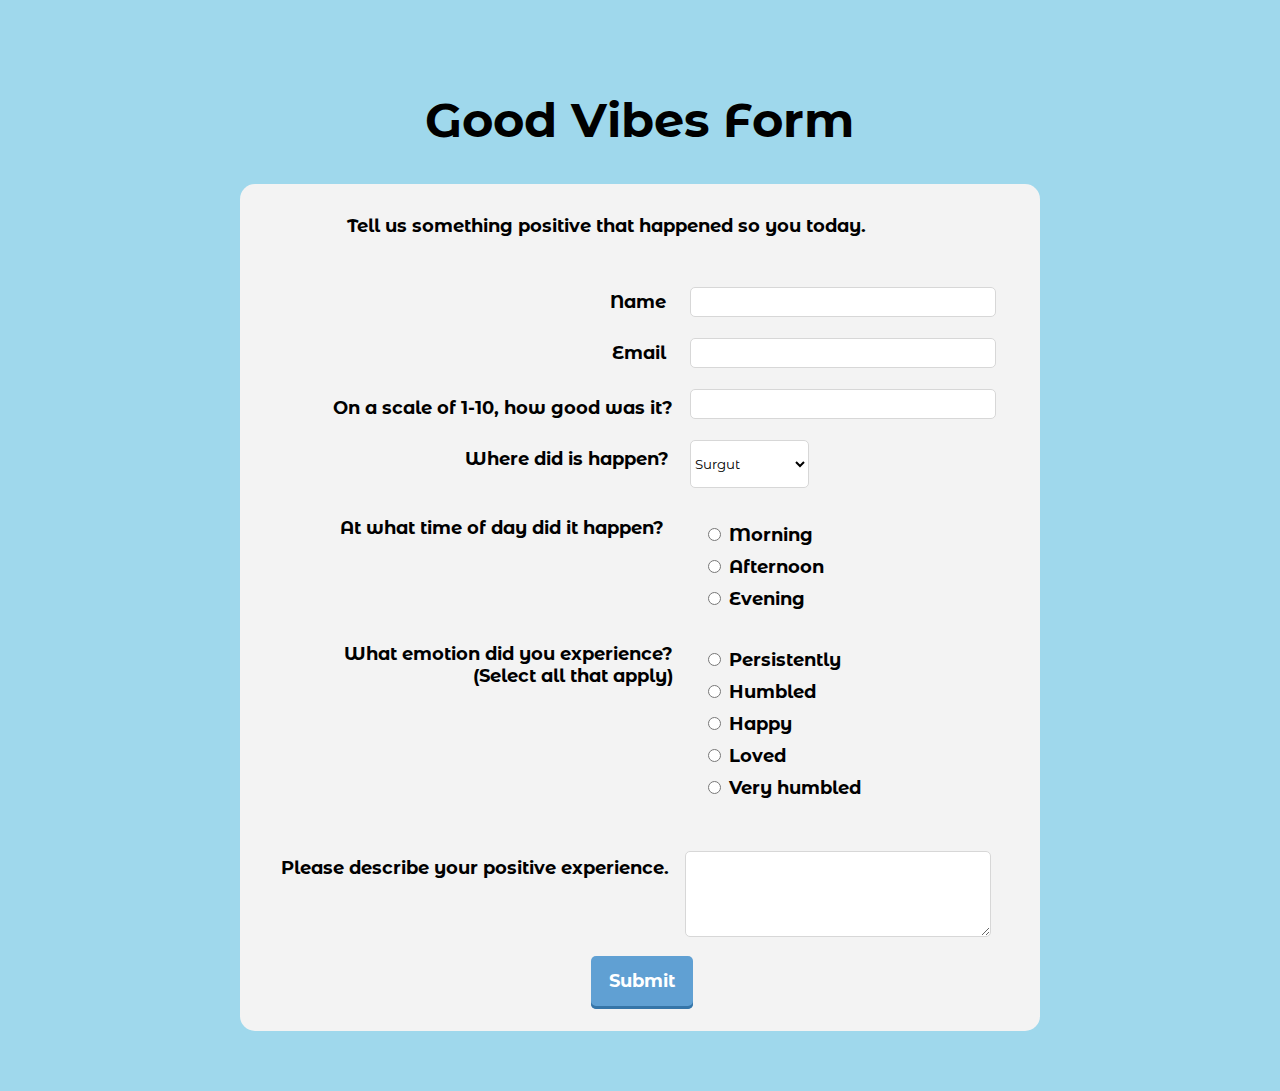
<file: Семинар 1-2/Форма(ласт задание)/Index.html>
<!DOCTYPE html>
<html lang="en">
<head>
    <meta charset="UTF-8">
    <link rel="stylesheet" href="style/style.css">
    <meta http-equiv="X-UA-Compatible" content="IE=edge">
    <meta name="viewport" content="width=device-width, initial-scale=1.0">
    <link rel="preconnect" href="https://fonts.googleapis.com">
    <link rel="preconnect" href="https://fonts.gstatic.com" crossorigin>
    <link href="https://fonts.googleapis.com/css2?family=Montserrat+Alternates:wght@700&display=swap" rel="stylesheet"> 
    <title>Form</title>
</head>
<body>
    <div class="main-form-text">
        Good Vibes Form
    </div>
    <div class="form-table">
        <div class="text-non">Tell us something positive that happened so you today.</div>
        <div class="line-name">
            <div class="name">Name</div>
            <input class="input-name" name="guruweba_example_text" type="text" />
        </div>
        <div class="line-email">
            <div class="email">Email</div>
            <input class="input-email" name="guruweba_example_email" type="email" />
        </div>
        <div class="line-scale">
            <div class="scale">On a scale of 1-10, how good was it?</div>
            <input class="input-scale" name="guruweba_example_text" type="number" />
        </div>
        <div class="line-happen">
            <div class="happen">Where did is happen?</div>
            <select name="city" class="city">
                <option value="s1">Surgut</option>
                <option value="s2">Makhachkala</option>
                <option value="s3">London</option>
                <option value="s3">Moscow</option>
            </select> 
        </div>
        <div class="line-time">
            <div class="time">At what time of day did it happen?</div>
            <div class="input-time">
                <input id="radio_1" name="radio" type="radio" value="1" class='radio'/>
                <label for="radio_1">Morning</label><br />
                <input id="radio_2" name="radio" type="radio" value="2" class='radio' />
                <label for="radio_2">Afternoon</label><br />
                <input id="radio_3" name="radio" type="radio" value="3" class='radio'/>
                <label for="radio_3">Evening</label>
            </div>
        
        </div>
        <div class="line-emotion">
            <div class="emotion">What emotion did you experience?<br>(Select all that apply)</div>
            <div class="input-emote">
                <input id="radio_1" name="radio1" type="radio" value="1" class='radio'/>
                <label for="radio_1">Persistently</label><br />
                <input id="radio_2" name="gradio2" type="radio" value="2" class='radio' />
                <label for="radio_2">Humbled</label><br />
                <input id="radio_3" name="radio3" type="radio" value="3" class='radio'/>
                <label for="radio_3">Happy</label>
                <br><input id="radio_4" name="radio4" type="radio" value="4" class='radio'/>
                <label for="radio_4">Loved</label>
                <br><input id="radio_5" name="radio5" type="radio" value="5" class='radio5'/>
                <label for="radio_5">Very humbled</label>
            </div>
        </div>
        <div class="line-exp">
            <div class="exp">Please describe your positive experience.</div>
            <textarea class='text-exp'></textarea>
        </div>
        <div class="line-submit">
            <a href="#" class="button">Submit</a>
        </div>
    </div>



</body>
</html>
</file>
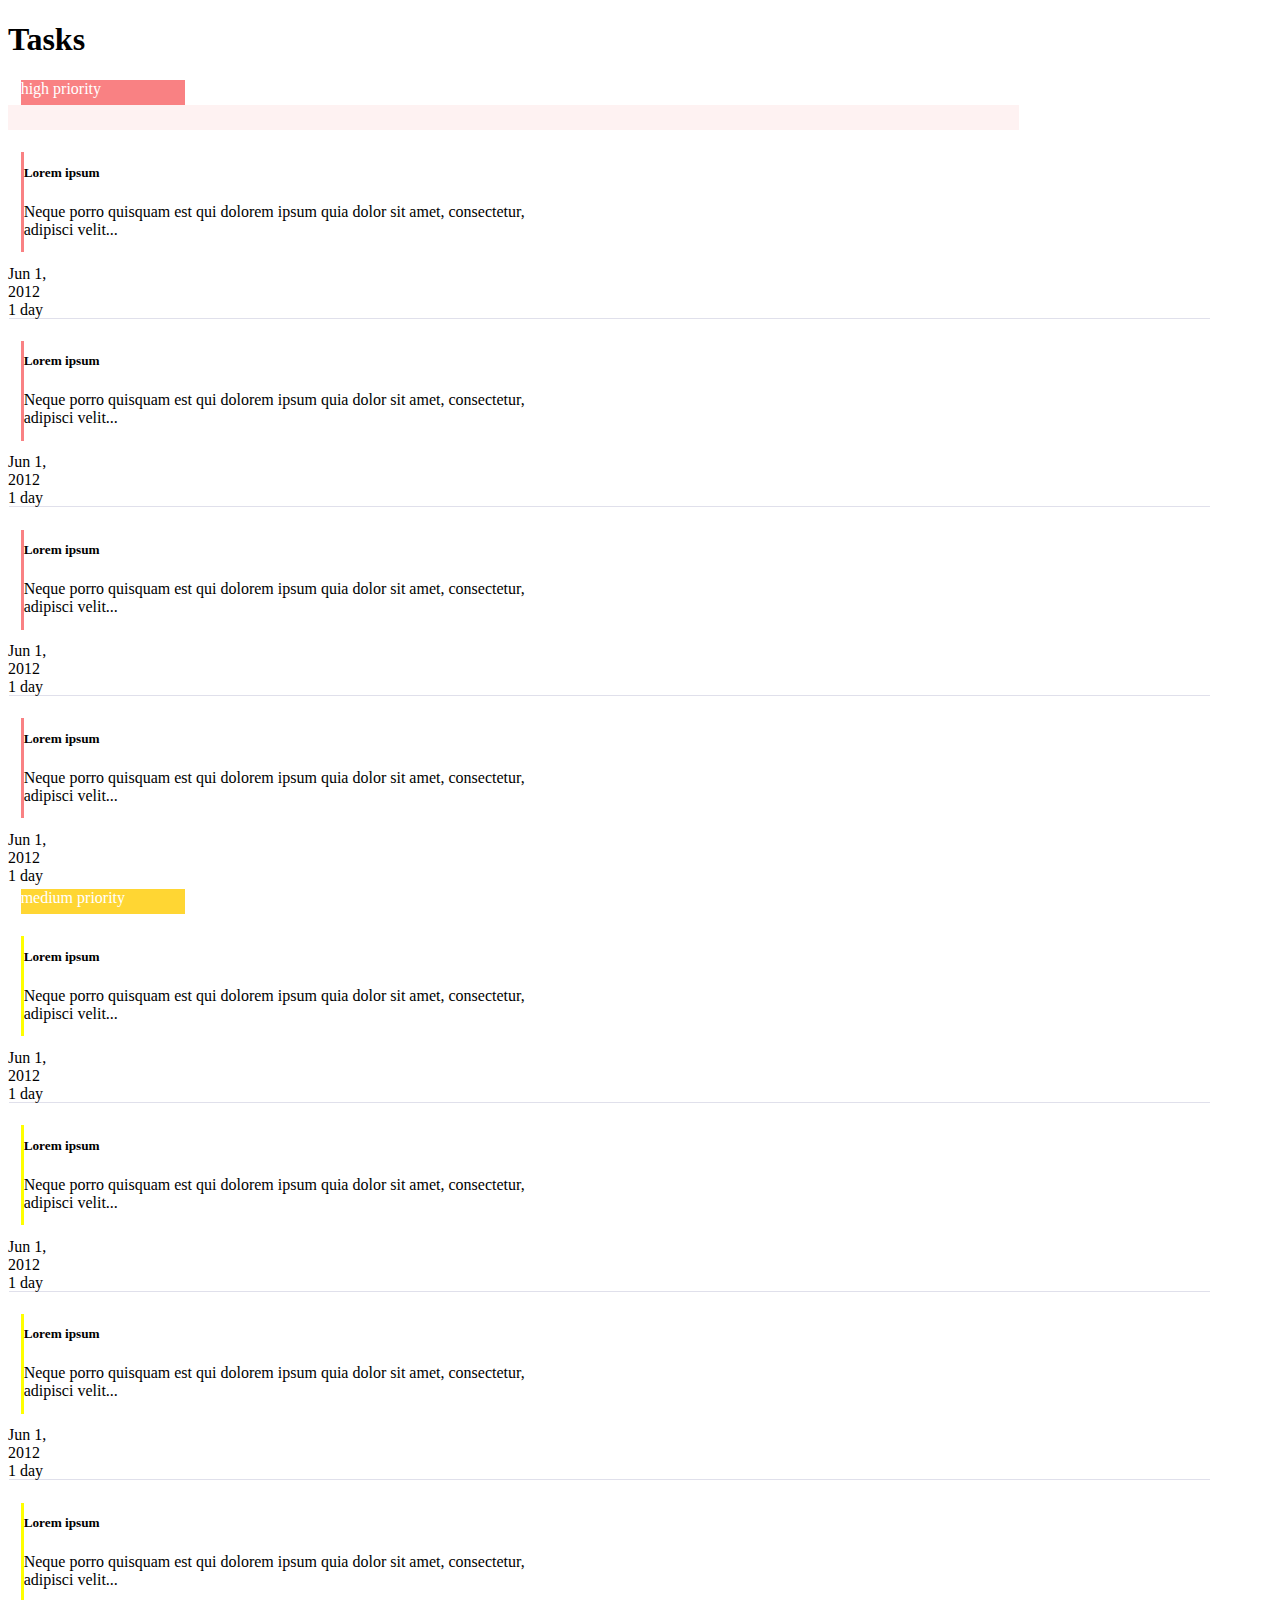
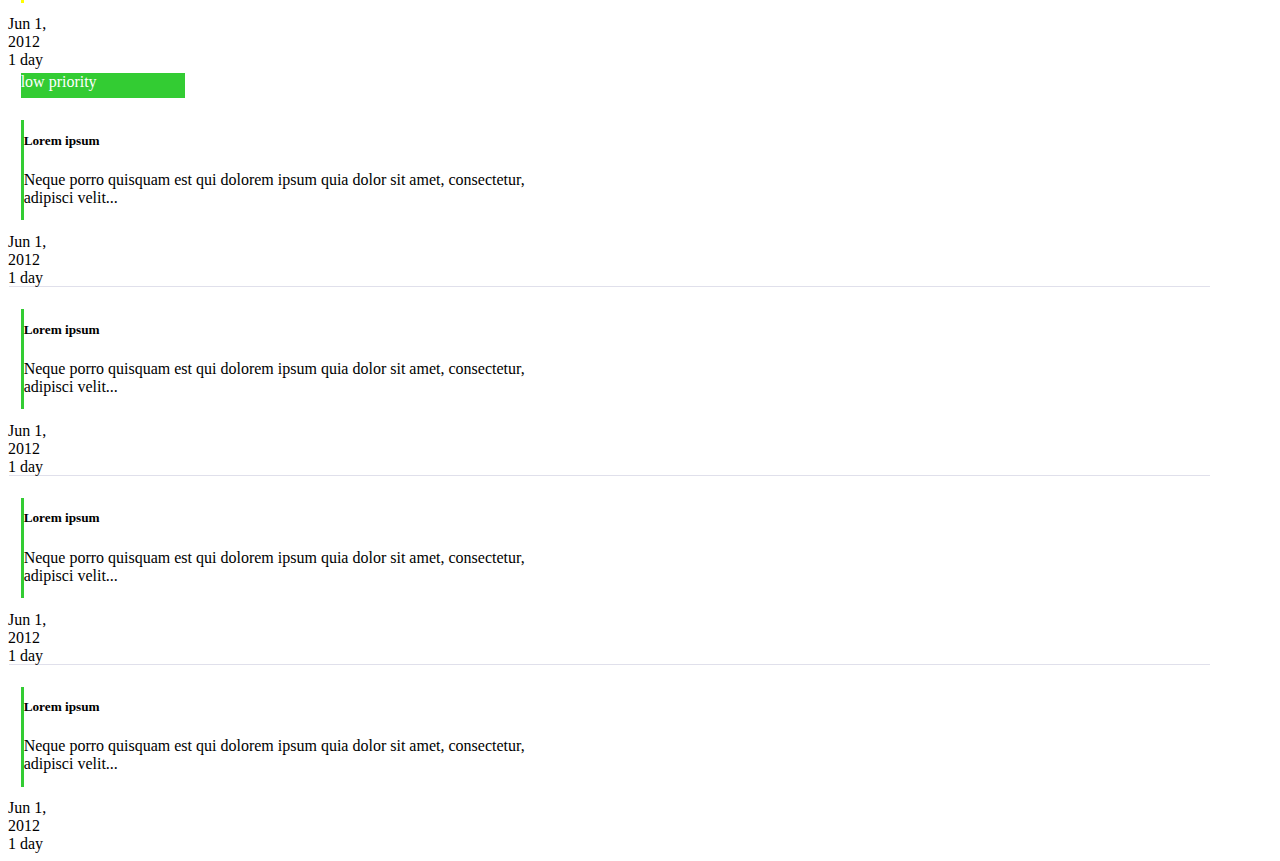
<file: Семинар 3-4/ex1/index.html>
<!DOCTYPE html>
<html>
    <head>
        <meta charset="UTF-8">
        <link rel="stylesheet" href="style.css">
        <link href="https://cdn.jsdelivr.net/npm/bootstrap@5.1.1/dist/css/bootstrap.min.css" rel="stylesheet" integrity="sha384-F3w7mX95PdgyTmZZMECAngseQB83DfGTowi0iMjiWaeVhAn4FJkqJByhZMI3AhiU" crossorigin="anonymous">
        <script src="https://cdn.jsdelivr.net/npm/bootstrap@5.1.1/dist/js/bootstrap.bundle.min.js" integrity="sha384-/bQdsTh/da6pkI1MST/rWKFNjaCP5gBSY4sEBT38Q/9RBh9AH40zEOg7Hlq2THRZ" crossorigin="anonymous"></script>
        <title>Список задач</title>
    </head>
    <body>
        <div class="container">

            <div class="row">
                <div class="col-md-12" id="title"><h1>Tasks</h1></div>
            </div>
            
            <div class="row">
                <div class="col-md-2" id="one">high priority</div>
                <div class="col-md-10" id="two"></div>
            </div>
            <div class="row">
                <div class="col-md-10" id="line">
                    <h5 id="text">Lorem ipsum</h5>
                    Neque porro quisquam est qui dolorem ipsum quia dolor sit amet, consectetur,<br> adipisci velit...
                </div>
                <div class="col-md-1 text-end" id="date">Jun 1,<br>2012<br>1 day</div>
            </div>
            <div class="spanline"></div> 

            <div class="row" id="second">
                <div class="col-md-10" id="line">
                    <h5 id="text">Lorem ipsum</h5>
                    Neque porro quisquam est qui dolorem ipsum quia dolor sit amet, consectetur,<br> adipisci velit...
                </div>
                <div class="col-md-1 text-end" id="date">Jun 1,<br>2012<br>1 day</div>
            </div>
            <div class="spanline"></div>

            <div class="row" id="second">
                <div class="col-md-10" id="line">
                    <h5 id="text">Lorem ipsum</h5>
                    Neque porro quisquam est qui dolorem ipsum quia dolor sit amet, consectetur,<br> adipisci velit...
                </div>
                <div class="col-md-1 text-end" id="date">Jun 1,<br>2012<br>1 day</div>
            </div>
            <div class="spanline"></div>

            <div class="row" id="second">
                <div class="col-md-10" id="line">
                    <h5 id="text">Lorem ipsum</h5>
                    Neque porro quisquam est qui dolorem ipsum quia dolor sit amet, consectetur,<br> adipisci velit...
                </div>
                <div class="col-md-1 text-end" id="date">Jun 1,<br>2012<br>1 day</div>
            </div>

            <div class="row">
                <div class="col-md-2" id="one_1">medium priority</div>
                <div class="col-md-10" id="two_2"></div>
            </div>
            <div class="row">
                <div class="col-md-10" id="line_2">
                    <h5 id="text">Lorem ipsum</h5>
                    Neque porro quisquam est qui dolorem ipsum quia dolor sit amet, consectetur,<br> adipisci velit...
                </div>
                <div class="col-md-1 text-end" id="date">Jun 1,<br>2012<br>1 day</div>
            </div>
            <div class="spanline"></div> 

            <div class="row" id="second">
                <div class="col-md-10" id="line_2">
                    <h5 id="text">Lorem ipsum</h5>
                    Neque porro quisquam est qui dolorem ipsum quia dolor sit amet, consectetur,<br> adipisci velit...
                </div>
                <div class="col-md-1 text-end" id="date">Jun 1,<br>2012<br>1 day</div>
            </div>
            <div class="spanline"></div>

            <div class="row" id="second">
                <div class="col-md-10" id="line_2">
                    <h5 id="text">Lorem ipsum</h5>
                    Neque porro quisquam est qui dolorem ipsum quia dolor sit amet, consectetur,<br> adipisci velit...
                </div>
                <div class="col-md-1 text-end" id="date">Jun 1,<br>2012<br>1 day</div>
            </div>
            <div class="spanline"></div>

            <div class="row" id="second">
                <div class="col-md-10" id="line_2">
                    <h5 id="text">Lorem ipsum</h5>
                    Neque porro quisquam est qui dolorem ipsum quia dolor sit amet, consectetur,<br> adipisci velit...
                </div>
                <div class="col-md-1 text-end" id="date">Jun 1,<br>2012<br>1 day</div>
            </div>

            <div class="row">
                <div class="col-md-2" id="one_2">low priority</div>
                <div class="col-md-10" id="two_3"></div>
            </div>
            <div class="row">
                <div class="col-md-10" id="line_3">
                    <h5 id="text">Lorem ipsum</h5>
                    Neque porro quisquam est qui dolorem ipsum quia dolor sit amet, consectetur,<br> adipisci velit...
                </div>
                <div class="col-md-1 text-end" id="date">Jun 1,<br>2012<br>1 day</div>
            </div>
            <div class="spanline"></div> 

            <div class="row" id="second">
                <div class="col-md-10" id="line_3">
                    <h5 id="text">Lorem ipsum</h5>
                    Neque porro quisquam est qui dolorem ipsum quia dolor sit amet, consectetur,<br> adipisci velit...
                </div>
                <div class="col-md-1 text-end" id="date">Jun 1,<br>2012<br>1 day</div>
            </div>
            <div class="spanline"></div>

            <div class="row" id="second">
                <div class="col-md-10" id="line_3">
                    <h5 id="text">Lorem ipsum</h5>
                    Neque porro quisquam est qui dolorem ipsum quia dolor sit amet, consectetur,<br> adipisci velit...
                </div>
                <div class="col-md-1 text-end" id="date">Jun 1,<br>2012<br>1 day</div>
            </div>
            <div class="spanline"></div>

            <div class="row" id="second">
                <div class="col-md-10" id="line_3">
                    <h5 id="text">Lorem ipsum</h5>
                    Neque porro quisquam est qui dolorem ipsum quia dolor sit amet, consectetur,<br> adipisci velit...
                </div>
                <div class="col-md-1 text-end" id="date">Jun 1,<br>2012<br>1 day</div>
            </div>
        </div>
    </body>
</html>
</file>
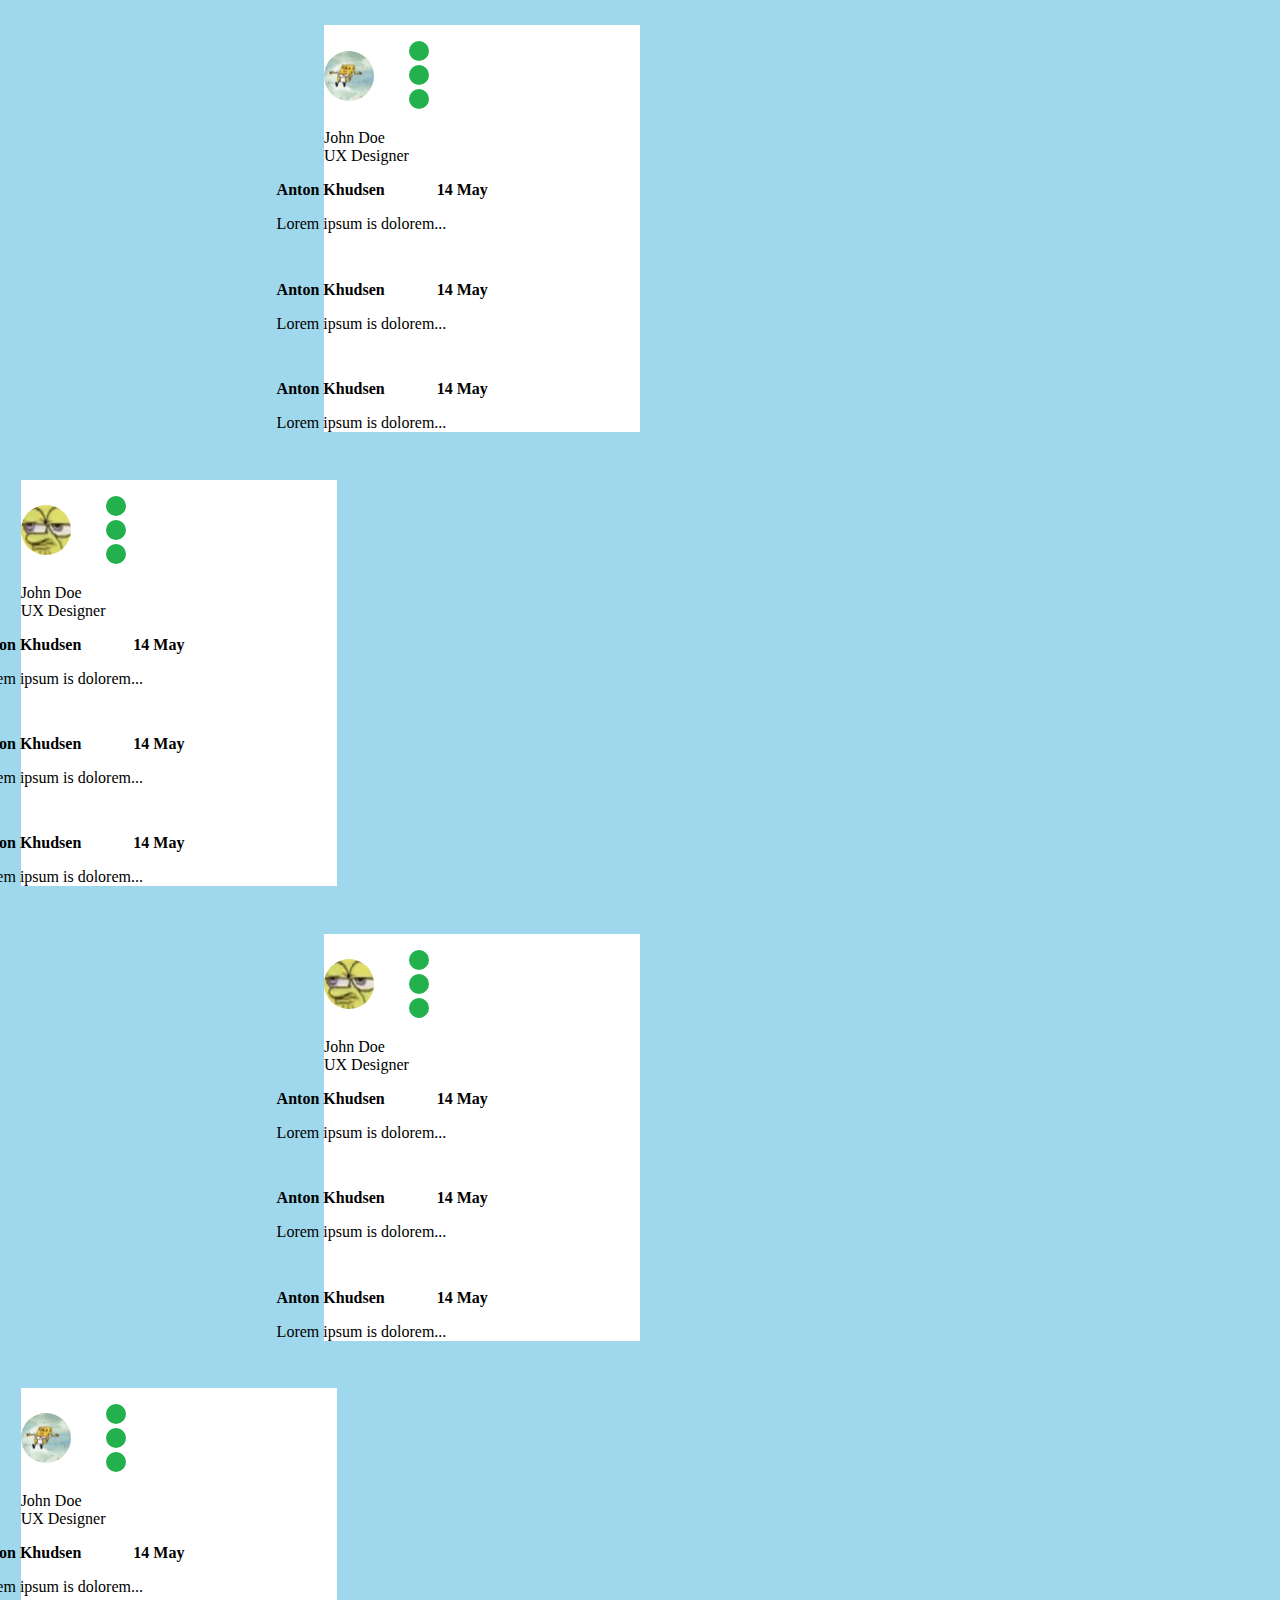
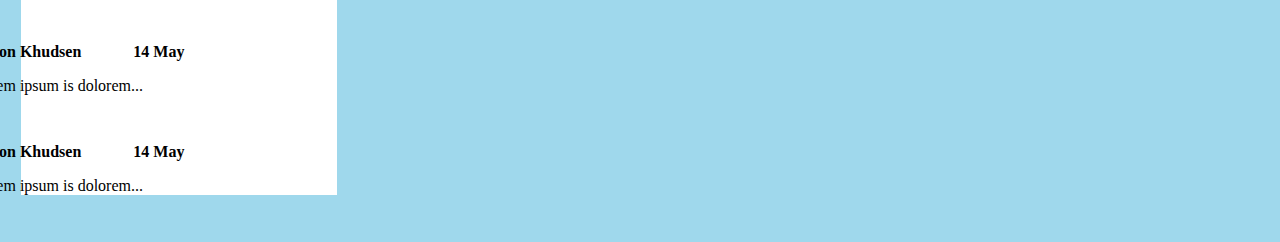
<file: Семинар 3-4/ex2/index.html>
<!DOCTYPE html>
<html>
    <head>
        <meta charset="UTF-8">
        <link rel="stylesheet" href="style.css">
        <link href="https://cdn.jsdelivr.net/npm/bootstrap@5.1.1/dist/css/bootstrap.min.css" rel="stylesheet" integrity="sha384-F3w7mX95PdgyTmZZMECAngseQB83DfGTowi0iMjiWaeVhAn4FJkqJByhZMI3AhiU" crossorigin="anonymous">
        <script src="https://cdn.jsdelivr.net/npm/bootstrap@5.1.1/dist/js/bootstrap.bundle.min.js" integrity="sha384-/bQdsTh/da6pkI1MST/rWKFNjaCP5gBSY4sEBT38Q/9RBh9AH40zEOg7Hlq2THRZ" crossorigin="anonymous"></script>
        <title></title>
    </head>
    <body style="background-color: #9FD8EC">
        <div class="container">
            <div class="row">
                <div class="col-md-6" id="form_1">
                    <div class="row">
                        <div class="col-md-3" id="text">
                            <img src="img/1.jpg" width="50px" height="50px" class="photo">
                            <div class="vert_line_1"></div>
                            <img src="img/3.jpg" width="20" height="20" class="circle">
                            <div class="vert_line"></div>
                            <img src="img/3.jpg" width="20" height="20" class="circle">
                            <div class="vert_line"></div>
                            <img src="img/3.jpg" width="20" height="20" class="circle">
                            <div class="vert_line_s"></div>
                        </div>
                        <div class="col-md-9">
                            <p>John Doe<br>UX Designer</p>
                            
                            <p class="name">Anton Khudsen             14 May</p>
                            <p class="lorem">Lorem ipsum is dolorem...</p>

                            <p class="name">Anton Khudsen             14 May</p>
                            <p class="lorem">Lorem ipsum is dolorem...</p>

                            <p class="name">Anton Khudsen             14 May</p>
                            <p class="lorem">Lorem ipsum is dolorem...</p>
                        </div>
                    </div>
                </div>

                <div class="col-md-6" id="form_2">
                    <div class="row">
                        <div class="col-md-3" id="text">
                            <img src="img/2.jpg" width="50px" height="50px" class="photo">
                            <div class="vert_line_1"></div>
                            <img src="img/3.jpg" width="20" height="20" class="circle">
                            <div class="vert_line"></div>
                            <img src="img/3.jpg" width="20" height="20" class="circle">
                            <div class="vert_line"></div>
                            <img src="img/3.jpg" width="20" height="20" class="circle">
                            <div class="vert_line_s"></div>
                        </div>
                        <div class="col-md-9">
                            <p>John Doe<br>UX Designer</p>
                            
                            <p class="name">Anton Khudsen             14 May</p>
                            <p class="lorem">Lorem ipsum is dolorem...</p>

                            <p class="name">Anton Khudsen             14 May</p>
                            <p class="lorem">Lorem ipsum is dolorem...</p>

                            <p class="name">Anton Khudsen             14 May</p>
                            <p class="lorem">Lorem ipsum is dolorem...</p>
                        </div>
                    </div>
                </div>
            </div>

            <div class="row" id="row_2">
                <div class="col-md-6" id="form_1">
                    <div class="row">
                        <div class="col-md-3" id="text">
                            <img src="img/2.jpg" width="50px" height="50px" class="photo">
                            <div class="vert_line_1"></div>
                            <img src="img/3.jpg" width="20" height="20" class="circle">
                            <div class="vert_line"></div>
                            <img src="img/3.jpg" width="20" height="20" class="circle">
                            <div class="vert_line"></div>
                            <img src="img/3.jpg" width="20" height="20" class="circle">
                            <div class="vert_line_s"></div>
                        </div>
                        <div class="col-md-9">
                            <p>John Doe<br>UX Designer</p>
                            
                            <p class="name">Anton Khudsen             14 May</p>
                            <p class="lorem">Lorem ipsum is dolorem...</p>

                            <p class="name">Anton Khudsen             14 May</p>
                            <p class="lorem">Lorem ipsum is dolorem...</p>

                            <p class="name">Anton Khudsen             14 May</p>
                            <p class="lorem">Lorem ipsum is dolorem...</p>
                        </div>
                    </div>
                </div>

                <div class="col-md-6" id="form_2">
                    <div class="row">
                        <div class="col-md-3" id="text">
                            <img src="img/1.jpg" width="50px" height="50px" class="photo">
                            <div class="vert_line_1"></div>
                            <img src="img/3.jpg" width="20" height="20" class="circle">
                            <div class="vert_line"></div>
                            <img src="img/3.jpg" width="20" height="20" class="circle">
                            <div class="vert_line"></div>
                            <img src="img/3.jpg" width="20" height="20" class="circle">
                            <div class="vert_line_s"></div>
                        </div>
                        <div class="col-md-9">
                            <p>John Doe<br>UX Designer</p>
                            
                            <p class="name">Anton Khudsen             14 May</p>
                            <p class="lorem">Lorem ipsum is dolorem...</p>

                            <p class="name">Anton Khudsen             14 May</p>
                            <p class="lorem">Lorem ipsum is dolorem...</p>

                            <p class="name">Anton Khudsen             14 May</p>
                            <p class="lorem">Lorem ipsum is dolorem...</p>
                        </div>
                    </div>
                </div>
            </div>
        </div>
    </body>
</html>
</file>
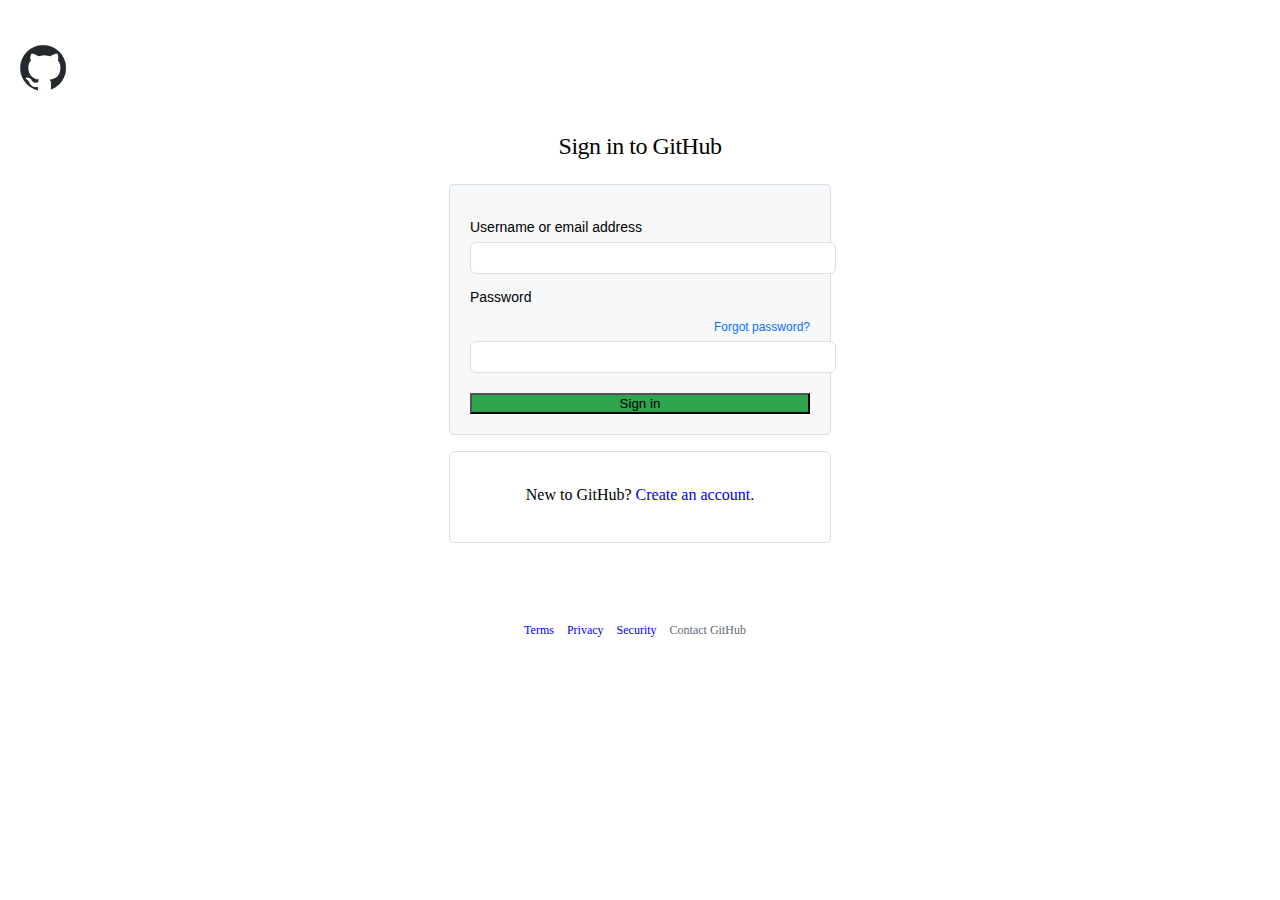
<file: Семинар 3-4/ex3/in/index.html>
<!DOCTYPE html>
<html>
    <head>
        <meta charset="UTF-8">
        <link rel="stylesheet" href="style.css">
        <link href="https://cdn.jsdelivr.net/npm/bootstrap@5.1.1/dist/css/bootstrap.min.css" rel="stylesheet" integrity="sha384-F3w7mX95PdgyTmZZMECAngseQB83DfGTowi0iMjiWaeVhAn4FJkqJByhZMI3AhiU" crossorigin="anonymous">
        <script src="https://cdn.jsdelivr.net/npm/bootstrap@5.1.1/dist/js/bootstrap.bundle.min.js" integrity="sha384-/bQdsTh/da6pkI1MST/rWKFNjaCP5gBSY4sEBT38Q/9RBh9AH40zEOg7Hlq2THRZ" crossorigin="anonymous"></script>
        <title></title>
    </head>
    <body style="background-color: #ffffff;">
        <div class="container">
            <img src="images/1.png" width="70px" height="70px" class="mx-auto d-block" id="logo">
            <p class="sign">Sign in to GitHub</p>
            <div class="row">
                <div class="col-md-6" id="block">
                    <p class="username">Username or email address</p>
                    <input type="text">
                    <div class="row">
                        <div class="col-md-6">
                            <p id="password">Password</p>
                        </div>
                        <div class="col-md-6">
                            <a href="https://github.com/password_reset" id="link_1">Forgot password?</a>
                        </div>
                    </div>
                    <input type="text"><br>
                    <button type="button" class="btn btn-success" id="btn_1">Sign in</button>
                </div>
            </div>

            <div class="row">
                <div class="col-md-6" id="block_1">
                    <p id="new_user">New to GitHub? <a href="https://github.com/password_reset" id="link_2">Create an account.</a></p>
                </div>
            </div>

            <div class="row">
                <div class="col-md-12" id="block_2">
                    <a href="https://docs.github.com/en/github/site-policy/github-terms-of-service" id="one">Terms</a>
                    <a href="https://docs.github.com/en/github/site-policy/github-privacy-statement" id="two">Privacy</a>
                    <a href="https://github.com/security" id="three">Security</a>
                    <a href="https://support.github.com/request" id="four">Contact GitHub</a>
                </div>
            </div>
        </div>
    </body>
</html>
</file>
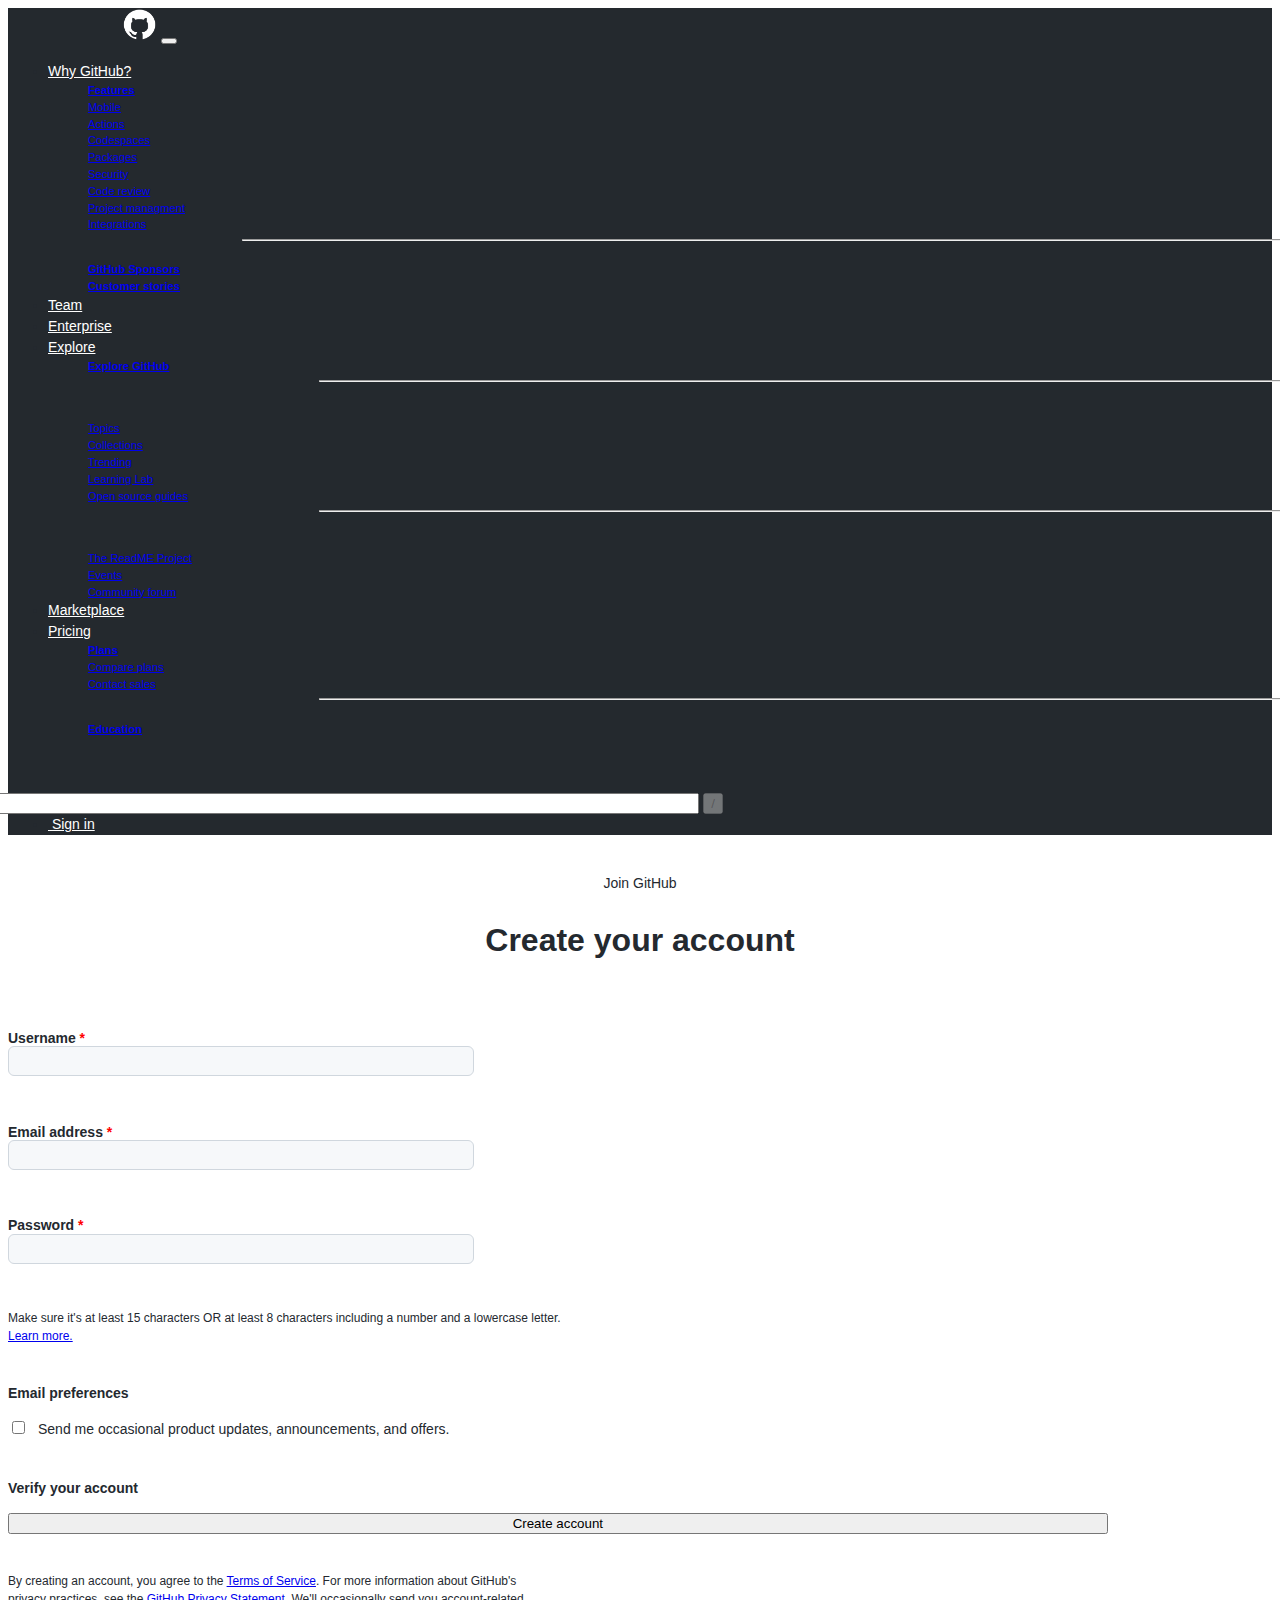
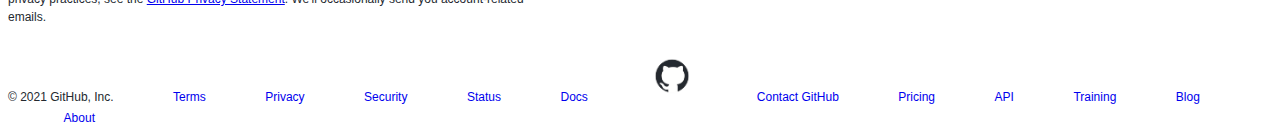
<file: Семинар 3-4/ex3/up/index.html>
<!DOCTYPE html>
<html>
    <head>
        <meta charset="UTF-8">
        <link rel="stylesheet" href="style.css">
        <link href="https://cdn.jsdelivr.net/npm/bootstrap@5.1.1/dist/css/bootstrap.min.css" rel="stylesheet" integrity="sha384-F3w7mX95PdgyTmZZMECAngseQB83DfGTowi0iMjiWaeVhAn4FJkqJByhZMI3AhiU" crossorigin="anonymous">
        <script src="https://cdn.jsdelivr.net/npm/bootstrap@5.1.1/dist/js/bootstrap.bundle.min.js" integrity="sha384-/bQdsTh/da6pkI1MST/rWKFNjaCP5gBSY4sEBT38Q/9RBh9AH40zEOg7Hlq2THRZ" crossorigin="anonymous"></script>
        <title></title>
    </head>
    <body>
        <nav class="navbar navbar-customclass navbar-expand-lg">
            <div class="container">
              <a class="navbar-brand" href="#" style="margin-left: 9%"><img src="images/github_PNG47.png" width="35" height="33"></a>
              <button class="navbar-toggler" type="button" data-bs-toggle="collapse" data-bs-target="#navbarSupportedContent" aria-controls="navbarSupportedContent" aria-expanded="false" aria-label="Toggle navigation">
                <span class="navbar-toggler-icon"></span>
              </button>
              <div class="collapse navbar-collapse w-100 order-1 order-md-0 dual-collapse2" id="navbarSupportedContent">
                <ul class="navbar-nav me-auto mb-2 mb-lg-0">
                  <li class="nav-item dropdown">
                    <a class="nav-link dropdown-toggle" href="#" id="navbarDropdown" role="button" data-bs-toggle="dropdown" aria-expanded="false">
                      Why GitHub?
                    </a>
                    <ul class="dropdown-menu" aria-labelledby="navbarDropdown" style="min-width: 200%; font-size: 80%">
                      <li><a class="dropdown-item" href="#"><b>Features</b></a></li>
                      <li><a class="dropdown-item" href="#">Mobile</a></li>
                      <li><a class="dropdown-item" href="#">Actions</a></li>
                      <li><a class="dropdown-item" href="#">Codespaces</a></li>
                      <li><a class="dropdown-item" href="#">Packages</a></li>
                      <li><a class="dropdown-item" href="#">Security</a></li>
                      <li><a class="dropdown-item" href="#">Code review</a></li>
                      <li><a class="dropdown-item" href="#">Project managment</a></li>
                      <li><a class="dropdown-item" href="#">Integrations</a></li>
                      <li><hr class="dropdown-divider" style="margin-left: 6.3%; width: 85%"></li>
                      <li><a class="dropdown-item" href="#"><b>GitHub Sponsors</b></a></li>
                      <li><a class="dropdown-item" href="#"><b>Customer stories</b></a></li>
                    </ul>
                  </li>
                  <li class="nav-item">
                    <a class="nav-link" aria-current="page" href="#">Team</a>
                  </li>
                  <li class="nav-item justify-content-end">
                    <a class="nav-link" aria-current="page" href="#">Enterprise</a>
                  </li>
                  <li class="nav-item dropdown">
                    <a class="nav-link dropdown-toggle" href="#" id="navbarDropdown" role="button" data-bs-toggle="dropdown" aria-expanded="false">
                      Explore
                    </a>
                    <ul class="dropdown-menu" aria-labelledby="navbarDropdown" style="font-size: 80%; min-width: 300%;">
                      <li><a class="dropdown-item" href="#"><b>Explore GitHub</b></a></li>
                      <li><hr class="dropdown-divider" style="margin-left: 6.3%; width: 85%"></li>
                      <li><span class="dropdown-item-text" style="font-family: monospace; color: 858185">Learn and contribute</span></li>
                      <li><a class="dropdown-item" href="#">Topics</a></li>
                      <li><a class="dropdown-item" href="#">Collections</a></li>
                      <li><a class="dropdown-item" href="#">Trending</a></li>
                      <li><a class="dropdown-item" href="#">Learning Lab</a></li>
                      <li><a class="dropdown-item" href="#">Open source guides</a></li>
                      <li><hr class="dropdown-divider" style="margin-left: 6.3%; width: 85%"></li>
                      <li><span class="dropdown-item-text" style="font-family: monospace; color: 858185">Connect with others</span></li>
                      <li><a class="dropdown-item" href="#">The ReadME Project</a></li>
                      <li><a class="dropdown-item" href="#">Events</a></li>
                      <li><a class="dropdown-item" href="#">Community forum</a></li>
                    </ul>
                  </li>
                  <li class="nav-item">
                    <a class="nav-link" aria-current="page" href="#">Marketplace</a>
                  </li>
                  <li class="nav-item dropdown">
                    <a class="nav-link dropdown-toggle" href="#" id="navbarDropdown" role="button" data-bs-toggle="dropdown" aria-expanded="false">
                      Pricing
                    </a>
                    <ul class="dropdown-menu" aria-labelledby="navbarDropdown" style="min-width: 300%; font-size: 80%">
                      <li><a class="dropdown-item" href="#"><b>Plans</b></a></li>
                      <li><a class="dropdown-item" href="#">Compare plans</a></li>
                      <li><a class="dropdown-item" href="#">Contact sales</a></li>
                      <li><hr class="dropdown-divider" style="margin-left: 6.3%; width: 85%"></li>
                      <li><a class="dropdown-item" href="#"><b>Education</b></a></li>
        
                    </ul>
        
                  </li>
        
                </ul>
              </div>
            </div>
            <div class="navbar-collapse collapse w-150 order-2 dual-collapse2" style="margin-right: 12%">
                <ul class="navbar-nav mx-auto" style="margin-top: 5%">
                  <div class="input-group mb-3">
                    <input type="tel" class="form-control" placeholder="Search GitHub" aria-label="Recipient's username" aria-describedby="button-addon2" style="border-color: 444D56; margin-left: -40%; width:100%" required/>
                    <button class="btn btn-outline-light" type="button" id="button-addon2" style="color: 444D56; border-color: 444D56;" disabled>/</button>
                  </div>
                    <li class="nav-item">
                        <a class="nav-link" href="homework-task3-sign_in.html" target="_blank" style="width: 140%">&nbspSign in</a>
                    </li>
                </ul>
            </div>
          </nav>
        <div class="container">
            <div class="text_1">
                <p class=join>Join GitHub</p>
                <h1 class="acc">Create your account</h1>
            </div>
            <div class="row justify-content-center">
                <div class="col-md-6">
                    <p><b>Username <span style="color: red">*</span></b></p>
                    <input type="text" id="all_input">

                    <p><b>Email address <span style="color: red">*</span></b></p>
                    <input type="text" id="all_input">

                    <p><b>Password <span style="color: red">*</span></b></p>
                    <input type="text" id="all_input">

                    <p class="make">Make sure it's at least 15 characters OR at least 8 characters including a number and a lowercase letter.
                      <br><a href="https://docs.github.com/en/authentication/keeping-your-account-and-data-secure/creating-a-strong-password">Learn more.</a>
                    </p>
                    

                    <p><b>Email preferences</b></p>
                    <input type="checkbox" style="padding-top: 10px"><span style="padding-left: 10px; font-size: 14px;">Send me occasional product updates, announcements, and offers.

                    <p><b>Verify your account</b></p>
                    <!-- <div class="verify"></div> -->

                    <button type="button" class="btn btn-success" id="btn_1">Create account</button>
                    <div class="col-md-11">
                        <p class="author">By creating an account, you agree to the <a href="https://docs.github.com/en/github/site-policy/github-terms-of-service">Terms of Service</a>. 
                            For more information about GitHub's<br> privacy practices, see the <a href="https://docs.github.com/en/github/site-policy/github-privacy-statement">GitHub Privacy Statement</a>. 
                            We'll occasionally send you account-related<br> emails.</p>
                    </div>
                </div>
            </div>
            <hr class="line"></hr>
            <div class="row">
                <div class="footer">
                    <span class="hub">© 2021 GitHub, Inc.</span>
                    <a href="#">Terms</a>
                    <a href="#">Privacy</a>
                    <a href="#">Security</a>
                    <a href="#">Status</a>
                    <a href="#">Docs</a>
                    <a href="#"><img src="images/1.png" width="50px" height="50px"></a>
                    <a href="#">Contact GitHub</a>
                    <a href="#">Pricing</a>
                    <a href="#">API</a>
                    <a href="#">Training</a>
                    <a href="#">Blog</a>
                    <a href="#">About</a>
                </div>
            </div>
        </div>
    </body>
</html>
</file>
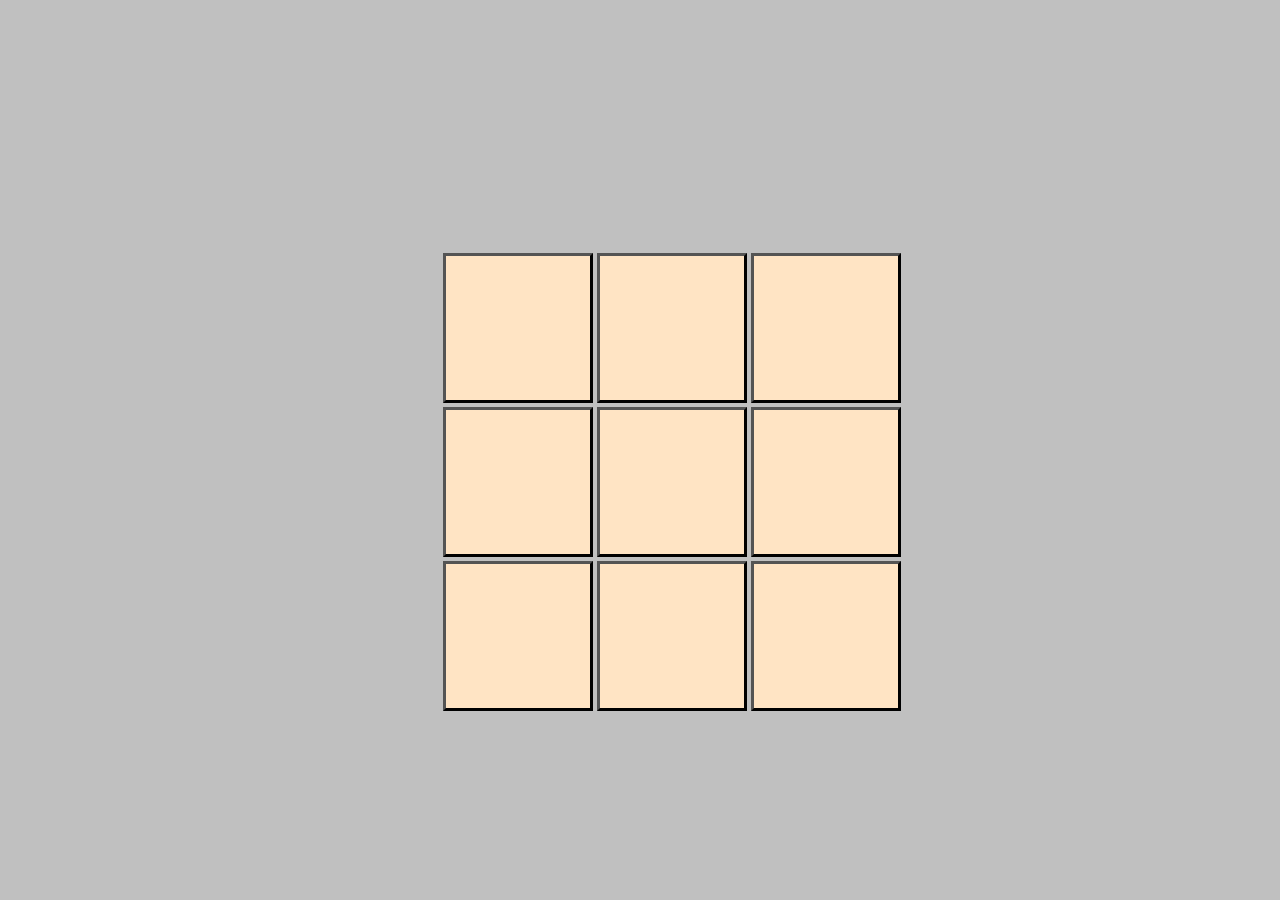
<file: krestik_noliki.html>
<!DOCTYPE html>
<html lang="en">
<head>
  <meta charset="UTF-8">
  <meta http-equiv="X-UA-Compatible" content="IE=edge">
  <meta name="viewport" content="width=device-width, initial-scale=1.0">
  <title>Кресты и нули</title>
</head>
<body>
  <style>
    body{
      height: 300px;
      background: #c0c0c0;
    }
    button {
       width: 150px;
       height: 150px;
       background: bisque;
       font-size: 100px;
       border-color: black;
       border-width: 3px;
    }
   .center {
       top: 50%;
       left: 50%;
       position: absolute;
       margin-left: -200px;
       margin-top: -200px;
    }
   
   table.center {
       width: 160px;
       height: 160px;
    }
   p.center {
       margin-top: -112px;
       text-align: center;
    }
   
   div#rezult {
       margin-top: 0px;
    }
   a {
       color: black;
    }
   a:hover {
       text-decoration: none;
    }
  </style>
</head>
   <body>
   
   <table class="center"> 
     <tr>
       <td><button id="id_1" onclick="foo_1()" class="block"></button></td>
       <td><button id="id_2" onclick="foo_2()" class="block"></button></td>
       <td><button id="id_3" onclick="foo_3()" class="block"></button></td>
     </tr>
     <tr>
       <td><button id="id_4" onclick="foo_4()" class="block"></button></td>
       <td><button id="id_5" onclick="foo_5()" class="block"></button></td>
       <td><button id="id_6" onclick="foo_6()" class="block"></button></td>
     </tr>
     <tr>
       <td><button id="id_7" onclick="foo_7()" class="block"></button></td>
       <td><button id="id_8" onclick="foo_8()" class="block"></button></td>
       <td><button id="id_9" onclick="foo_9()" class="block"></button></td>
     </tr>
   </table>
   <font color=#c0c0c0><div id="rezult"></div></font>
   <font color=#c0c0c0><div id="arhiv"></div></font>
   </body>
   </html>
   
   <script> 
    var permennaya , button, allBlock ;var arhiv = 1;
     function  foo_1 ()
     {     
       rezult = document.getElementById("rezult").innerHTML;
       button =document.getElementById("id_1").innerHTML; //alert(button);
       if(button === "") 
       {
         if(rezult == "x")
         {
         permennaya = "o"
         } 
         else 
         {
         permennaya = "x";
         }
       document.getElementById("id_1").innerHTML  = permennaya; 
       document.getElementById("rezult").innerHTML  = permennaya; 
       count = document.getElementById("arhiv").innerHTML  +=  arhiv;  count = count.length; //alert(count);    
       }
       winner();     
     }
     function  foo_2 ()
     {     
       rezult = document.getElementById("rezult").innerHTML;
       button =document.getElementById("id_2").innerHTML; //alert(button);
       if(button === "") 
       {
         if(rezult == "x")
         {
         permennaya = "o"
         } 
         else 
         {
         permennaya = "x";
         }
       document.getElementById("id_2").innerHTML  = permennaya; 
       document.getElementById("rezult").innerHTML  = permennaya; 
       count = document.getElementById("arhiv").innerHTML  +=  arhiv;  count = count.length; //alert(count);    
       }
       winner();     
     }
     function  foo_3 ()
     {     
       rezult = document.getElementById("rezult").innerHTML;
       button =document.getElementById("id_3").innerHTML; //alert(button);
       if(button === "") 
       {
         if(rezult == "x")
         {
         permennaya = "o"
         } 
         else 
         {
         permennaya = "x";
         }
       document.getElementById("id_3").innerHTML  = permennaya; 
       document.getElementById("rezult").innerHTML  = permennaya; 
       count = document.getElementById("arhiv").innerHTML  +=  arhiv;  count = count.length; //alert(count);    
       }
       winner();     
     }
     function  foo_4 ()
     {     
       rezult = document.getElementById("rezult").innerHTML;
       button =document.getElementById("id_4").innerHTML; //alert(button);
       if(button === "") 
       {
         if(rezult == "x")
         {
         permennaya = "o"
         } 
         else 
         {
         permennaya = "x";
         }
       document.getElementById("id_4").innerHTML  = permennaya; 
       document.getElementById("rezult").innerHTML  = permennaya; 
       count = document.getElementById("arhiv").innerHTML  +=  arhiv;  count = count.length; //alert(count);    
       }
       winner();     
     }
     function  foo_5 ()
     {     
       rezult = document.getElementById("rezult").innerHTML;
       button =document.getElementById("id_5").innerHTML; //alert(button);
       if(button === "") 
       {
         if(rezult == "x")
         {
         permennaya = "o"
         } 
         else 
         {
         permennaya = "x";
         }
       document.getElementById("id_5").innerHTML  = permennaya; 
       document.getElementById("rezult").innerHTML  = permennaya; 
       count = document.getElementById("arhiv").innerHTML  +=  arhiv;  count = count.length; //alert(count);    
       }
       winner();     
     }
     function  foo_6 ()
     {     
       rezult = document.getElementById("rezult").innerHTML;
       button =document.getElementById("id_6").innerHTML; //alert(button);
       if(button === "") 
       {
         if(rezult == "x")
         {
         permennaya = "o"
         } 
         else 
         {
         permennaya = "x";
         }
       document.getElementById("id_6").innerHTML  = permennaya; 
       document.getElementById("rezult").innerHTML  = permennaya; 
       count = document.getElementById("arhiv").innerHTML  +=  arhiv;  count = count.length; //alert(count);    
       }
       winner();     
     }
     function  foo_7 ()
     {     
       rezult = document.getElementById("rezult").innerHTML;
       button =document.getElementById("id_7").innerHTML; //alert(button);
       if(button === "") 
       {
         if(rezult == "x")
         {
         permennaya = "o"
         } 
         else 
         {
         permennaya = "x";
         }
       document.getElementById("id_7").innerHTML  = permennaya; 
       document.getElementById("rezult").innerHTML  = permennaya; 
       count = document.getElementById("arhiv").innerHTML  +=  arhiv;  count = count.length; //alert(count);    
       }
       winner();     
     }
     function  foo_8 ()
     {     
       rezult = document.getElementById("rezult").innerHTML;
       button =document.getElementById("id_8").innerHTML; //alert(button);
       if(button === "") 
       {
         if(rezult == "x")
         {
         permennaya = "o"
         } 
         else 
         {
         permennaya = "x";
         }
       document.getElementById("id_8").innerHTML  = permennaya; 
       document.getElementById("rezult").innerHTML  = permennaya; 
       count = document.getElementById("arhiv").innerHTML  +=  arhiv;  count = count.length; //alert(count);    
       }
       winner();     
     }
     function  foo_9 ()
     {     
       rezult = document.getElementById("rezult").innerHTML;
       button =document.getElementById("id_9").innerHTML; //alert(button);
       if(button === "") 
       {
         if(rezult == "x")
         {
         permennaya = "o"
         } 
         else 
         {
         permennaya = "x";
         }
       document.getElementById("id_9").innerHTML  = permennaya; 
       document.getElementById("rezult").innerHTML  = permennaya; 
       count = document.getElementById("arhiv").innerHTML  +=  arhiv;  count = count.length; //alert(count);    
       }
       winner();     
     }
   function winner(){ 
       allBlock =  document.getElementsByClassName("block");console.log(allBlock);
     if(allBlock[0].innerHTML =='x' & allBlock[1].innerHTML =='x' & allBlock[2].innerHTML =='x'){alert('Крестики победили!'); location.reload(); fail;} 
     if(allBlock[3].innerHTML =='x' & allBlock[4].innerHTML =='x' & allBlock[5].innerHTML =='x'){alert('Крестики победили!'); location.reload(); fail;}  
     if(allBlock[6].innerHTML =='x' & allBlock[7].innerHTML =='x' & allBlock[8].innerHTML =='x'){alert('Крестики победили!'); location.reload(); fail;}
   
     if(allBlock[0].innerHTML =='x' & allBlock[3].innerHTML =='x' & allBlock[6].innerHTML =='x'){alert('Крестики победили!'); location.reload(); fail;} 
     if(allBlock[1].innerHTML =='x' & allBlock[4].innerHTML =='x' & allBlock[7].innerHTML =='x'){alert('Крестики победили!'); location.reload(); fail;}  
     if(allBlock[2].innerHTML =='x' & allBlock[5].innerHTML =='x' & allBlock[8].innerHTML =='x'){alert('Крестики победили!'); location.reload(); fail;}
   
     if(allBlock[0].innerHTML =='x' & allBlock[4].innerHTML =='x' & allBlock[8].innerHTML =='x'){alert('Крестики победили!'); location.reload(); fail;} 
     if(allBlock[2].innerHTML =='x' & allBlock[4].innerHTML =='x' & allBlock[6].innerHTML =='x'){alert('Крестики победили!'); location.reload(); fail;}  
   
     if(allBlock[0].innerHTML =='o' & allBlock[1].innerHTML =='o' & allBlock[2].innerHTML =='o'){alert('Нолики победили!'); location.reload(); fail;} 
     if(allBlock[3].innerHTML =='o' & allBlock[4].innerHTML =='o' & allBlock[5].innerHTML =='o'){alert('Нолики победили!'); location.reload(); fail;}  
     if(allBlock[6].innerHTML =='o' & allBlock[7].innerHTML =='o' & allBlock[8].innerHTML =='o'){alert('Нолики победили!'); location.reload(); fail;}
   
     if(allBlock[0].innerHTML =='o' & allBlock[3].innerHTML =='o' & allBlock[6].innerHTML =='o'){alert('Нолики победили!'); location.reload(); fail;} 
     if(allBlock[1].innerHTML =='o' & allBlock[4].innerHTML =='o' & allBlock[7].innerHTML =='o'){alert('Нолики победили!'); location.reload(); fail;}  
     if(allBlock[2].innerHTML =='o' & allBlock[5].innerHTML =='o' & allBlock[8].innerHTML =='o'){alert('Нолики победили!'); location.reload(); fail;}
   
     if(allBlock[0].innerHTML =='o' & allBlock[4].innerHTML =='o' & allBlock[8].innerHTML =='o'){alert('Нолики победили!'); location.reload(); fail;} 
     if(allBlock[2].innerHTML =='o' & allBlock[4].innerHTML =='o' & allBlock[6].innerHTML =='o'){alert('Нолики победили!'); location.reload(); fail;}
   
     if(count == "9") { alert('Ничья!');  location.reload(); } 
     console.log(allBlock);
   }
   </script>
  </style>
</body>
</html>
</file>
<file: Семинар 1-2/Форма(ласт задание)/style/style.css>
body{
    padding: 0px;
    margin: 0px;
    background-color: #9FD8EC  !important;
    height: 1000px;
}
.container{
    height: 300px;
    width: 1900px;
    
}
.main-form-text{
    display: block;
    width: 430px;
    height: 59px;
    left: 385px;
    top: 91px;
    font-style: normal;
    font-weight: bold;
    font-size: 48px;
    line-height: 59px;
    font-family: 'Montserrat Alternates', sans-serif;
    margin-right: auto;
    margin-left: auto;
    margin-top: 91px;
}
.form-table{
    display: block;
    width: 800px;
    height: 847px;
    margin-top: 34px;
    margin-right: auto;
    margin-left: auto;
    background: #F3F3F3;
    border-radius: 15px;
}
.text-non{
    
    width: 587px;
    height: 31px;
    font-family: 'Montserrat Alternates', sans-serif;
    font-style: normal;
    font-weight: bold;
    font-size: 18px;
    line-height: 22px;
    color: #000000;
    margin-left: auto;
    margin-right: auto;
    padding-top: 31px;
}
.line-name{
    width: 800px;
    display: flex;

}
.name{
    padding-left: 370px;
    padding-top: 45px;
    width: 58px;
    height: 22px;
    font-style: normal;
    font-weight: bold;
    font-size: 18px;
    line-height: 22px;
    font-family: 'Montserrat Alternates', sans-serif;
}
.input-name{
    display: block;
    background: #FFFFFF;
    border: 1px solid #D7D7D7;
    box-sizing: border-box;
    border-radius: 5px;
    width: 306px;
    height: 30px;
    margin-top: 41px;
    margin-left: 22px;
}
.line-email{
    width: 800px;
    display: flex;
}
.email{
    width: 56px;
    font-family: 'Montserrat Alternates', sans-serif;
    height: 22px;
    font-style: normal;
    font-weight: bold;
    font-size: 18px;
    line-height: 22px;
    margin-top: 25px;
    padding-left: 372px;
}
.input-email{
    display: block;
    background: #FFFFFF;
    border: 1px solid #D7D7D7;
    box-sizing: border-box;
    border-radius: 5px;
    width: 306px;
    height: 30px;
    margin-top: 21px;
    margin-left: 22px;
}
.line-scale{
    width: 800px;
    display: flex;
}
.scale{
    width: 341px;
    height: 22px;
    font-style: normal;
    font-weight: bold;
    font-size: 18px;
    line-height: 22px;
    font-family: 'Montserrat Alternates', sans-serif;
    margin-left: 93px;
    margin-top: 29px;
}
.input-scale{
    display: block;
    background: #FFFFFF;
    border: 1px solid #D7D7D7;
    box-sizing: border-box;
    border-radius: 5px;
    width: 306px;
    height: 30px;
    margin-top: 21px;
    margin-left: 16px;
}
.line-happen{
    width: 800px;
    display: flex;

}
.happen{
    width: 209px;
    height: 22px;
    font-style: normal;
    font-weight: bold;
    font-size: 18px;
    line-height: 22px;
    font-family: 'Montserrat Alternates', sans-serif;
    margin-top: 29px;
    margin-left: 225px;
}
.city{
    display: block;
    background: #FFFFFF;
    border: 1px solid #D7D7D7;
    box-sizing: border-box;
    border-radius: 5px;
    width: 119px;
    height: 48px;
    margin-top: 21px;
    margin-left: 16px;
    font-family: 'Montserrat Alternates', sans-serif;
}
.line-time{
    width: 800px;
    display: flex;
}
.time{
    width: 334px;
    height: 22px;
    font-style: normal;
    font-weight: bold;
    font-size: 18px;
    line-height: 22px;
    font-family: 'Montserrat Alternates', sans-serif;
    margin-top: 29px;
    margin-left: 100px;
}
.input-time{
    width: 125px;
    height: 96px;
    font-style: normal;
    font-weight: bold;
    font-size: 18px;
    line-height: 22px;
    font-family: 'Montserrat Alternates', sans-serif;
    margin-top: 36px;
    margin-left: 29px;
}
.radio{
    margin-bottom: 15px;
}
.line-emotion{
    width: 800px;
    display: flex;
}
.emotion{
    width: 335px;
    height: 22px;
    font-style: normal;
    font-weight: bold;
    font-size: 18px;
    line-height: 22px;
    font-family: 'Montserrat Alternates', sans-serif;
    text-align: right;
    margin-top: 23px;
    margin-left: 98px;
}
.input-emote{
    display: block;
    text-align: left;
    font-family: 'Montserrat Alternates', sans-serif;
    margin-top: 29px;
    font-style: normal;
    font-weight: bold;
    font-size: 18px;
    line-height: 22px;
    height: 180px;
    width: 162px;
    margin-left: 30px;
}

.line-exp{
    width: 800px;
    display: flex;
    font-style: normal;
    font-weight: bold;
    font-size: 18px;
    line-height: 22px;
    font-family: 'Montserrat Alternates', sans-serif;
}
.exp{
    margin-top: 28px;
    margin-left: 41px;
}
.text-exp{
    width: 306px;
    height: 86px;
    left: 650px;
    top: 846px;
    background: #FFFFFF;
    border: 1px solid #D7D7D7;
    box-sizing: border-box;
    border-radius: 5px;
    font-style: normal;
    font-weight: bold;
    font-size: 18px;
    line-height: 22px;
    font-family: 'Montserrat Alternates', sans-serif;
    margin-top: 22px;
    margin-left: 16px;
    margin-bottom: 33px;
}

a.button {
    width: 99px;
    height: 38px;
    margin-left: 351px;
    margin-top: 27px;
    font-family: 'Montserrat Alternates', sans-serif;
    font-style: normal;
    font-weight: bold;
    font-size: 18px;
    line-height: 22px;
    color: white;
    text-decoration: none;
    padding: .8em 1em calc(.8em + 3px);
    border-radius: 5px;
    background: #60A0D3;
    box-shadow: 0 -3px #3575A8 inset;
    transition: 0.2s;
  } 
a.button:hover { 
      background: #3575A8; 
}
a.button:active {
    background: #3575A8 ;
    box-shadow: 0 3px #60A0D3 inset;
}
</file>
<file: Семинар 3-4/ex1/style.css>
#one {
    background-color: #f98183;
    color: white;
    height: 25px;
    width: 13%;
    margin-left: 1%;
}

#two {
    background-color: #f98183;
    opacity: 0.1;
    height: 25px;
    width: 80%;
}

#line {
    border-left: 3px solid #f98183;
    height: 100px;
    margin-left: 1%;
    margin-top: 0.2px;
}

#text {
    padding-top: 1%;
}

.spanline {
    margin-left: 0.1%;
    margin-top: -1px;
    border-bottom: 1px solid #e0e0eb;
    width: 95%;
}

#second {
    margin-top: 1px;
}

#date {
    padding-top: 1%;
}

#line_2 {
    border-left: 3px solid yellow;
    height: 100px;
    margin-left: 1%;
    margin-top: 0.2px;
}

#one_1 {
    margin-top: 4px;
    background-color: #ffd633;
    color: white;
    height: 25px;
    width: 13%;
    margin-left: 1%;
}

#two_2 {
    margin-top: 4px;
    background-color: #ffd633;
    opacity: 0.1;
    width: 80%;
}

#line_3 {
    border-left: 3px solid #33cc33;
    height: 100px;
    margin-left: 1%;
    margin-top: 0.2px;
}

#one_2 {
    margin-top: 4px;
    background-color: #33cc33;
    color: white;
    height: 25px;
    width: 13%;
    margin-left: 1%;
}

#two_3 {
    margin-top: 4px;
    background-color: #33cc33;
    opacity: 0.1;
    width: 80%;
}
</file>
<file: Семинар 3-4/ex2/style.css>
body{
    background-color: #9FD8EC;
}
#form_1 {
    background-color: white;
    margin-top: 2%;
    padding-top: 2%;
    width: 25%;
    margin-left: 25%;
}

#form_2 {
    background-color: white;
    margin-left: 1%;
    margin-top: 2%;
    padding-top: 2%;
    width: 25%;
}

.photo {
    border-radius: 50%;
}

.vert_line {
    border-right: 1px groove grey;
    height: 20%;
    margin-right: 55%;
    margin-top: -20%;
}

.circle {
    border-radius: 50%;
    margin-left: 27%;
    margin-bottom: 20%;
}

.name {
    white-space: pre-wrap;
    margin-bottom: 5px;
    font-weight: 600;
    margin-left: -15%;
}

.lorem {
    margin-left: -15%;
    margin-bottom: 15%;
}

.vert_line_1 {
    height: 14%;
    border-right: 1px groove grey;
    margin-right: 55%;
    margin-top: -20%;
}

.vert_line_s {
    border-right: 1px groove grey;
    height: 10%;
    margin-right: 55%;
    margin-top: -20%;
}

#row_2 {
    margin-bottom: 2%;
}
</file>
<file: Семинар 3-4/ex3/in/style.css>
#logo {
    margin-top: 2%;
}

.sign {
    font-size: 24px;
    font-weight: 300;
    letter-spacing: -0.5px;
    text-align: center;
    margin-top: 2%;
}

.username {
    margin-bottom: 7px;
    font-weight: 400;
    text-align: left;
    /* display: block */
}

#block {
    background-color: #f6f8fa;
    font-family: -apple-system,BlinkMacSystemFont,"Segoe UI",Helvetica,Arial,sans-serif,"Apple Color Emoji","Segoe UI Emoji";
    font-size: 14px;
    border: 1px solid #d8dee4;
    margin: 0 auto;
    text-align: center;
    width: 340px;
    border-radius: 5px;
    padding: 20px;
}

input {
    border: 1px solid #dae0e5;
    border-radius: 6px;
    width: 100%;
    padding: 5px 12px;
    font-size: 14px;
    line-height: 20px;
}

#btn_1 {
    background-color: #2da44e;
    margin-top: 20px;
    display: block;
    width: 100%;
    text-align: center;
}

#password {
    display: block;
    margin-bottom: 7px;
    font-weight: 400;
    text-align: left;
    margin-top: 15px;
}

#link_1 {
    font-size: 12px;
    color: #0d6efd;
    text-decoration: none;
    display: block;
    margin-bottom: 7px;
    font-weight: 400;
    text-align: right;
    margin-top: 15px;
}

#block_1 {
    padding: 15px 20px;
    margin-top: 16px !important;
    border: 1px solid #d8dee4;
    border-radius: 6px;
    text-align: center;
    width: 340px;
    height: 60px;
    margin: 0 auto;
    line-height: 1.5;
}

#link_2 {
    text-decoration: none;
}

#block_2 {
    max-width: 1012px;
    margin-right: auto;
    margin-left: auto;
    margin: 0 auto;
    margin-top: 40px !important;
    padding-top: 40px !important;
    padding-bottom: 40px !important;
    font-size: 12px !important;
    text-align: center;
}

#one, #two, #three, #four{
    padding-right: 10px;
    text-decoration: none;
}

#four {
    color: #626a74;
}
</file>
<file: Семинар 3-4/ex3/up/style.css>
body {
    font-family: "Segoe UI",Helvetica,Arial,sans-serif,"Apple Color Emoji","Segoe UI Emoji" !important;
    font-size: 14px !important;
    line-height: 1.5 !important;
    color: #24292f !important;
    background-color: white !important;
}

.navbar-customclass {
    background-color: #24292E;
}

.navbar-customclass .navbar-nav .nav-link {
    color: white;
}

.navbar-customclass .nav-item.active .nav-link,
.navbar-customclass .nav-item:hover .nav-link {
    color: rgba(255,255,255,.6);
}

.join {
    margin-top: 2%;
    font-size: 14px;
    line-height: 1.5;
    text-align: center;
}

h1 {
    text-align: center;
    font-weight: 600 !important;
    font-size: 32px !important;
}

p {
    margin-top: 3% !important;
}

.text_1 {
    margin-bottom: 64px;
}

.verify {
    border: 1px solid #dddddd;
    height: 300px;
    width: 300px;
}

#all_input {
    width: 440px;
    max-width: 100%;
    margin-right: 5px;
    background-color: #f6f8fa;
    padding-top: 4px !important;
    padding-bottom: 4px !important;
    padding: 5px 12px;
    font-size: 14px;
    line-height: 20px;
    color: #24292f;
    vertical-align: middle;
    background-color: #f6f8fa;
    background-repeat: no-repeat;
    background-position: right 8px center;
    border: 1px solid #d0d7de;
    border-radius: 6px;
    outline: none;
    margin-top: -2%;
}

.author {
    font-size: 12px !important;
}

.line {
    background-color: grey;
    margin-bottom: 1%;
    border: none;
}

#text_2 {
    display: inline;
    font-size: 12px !important;
}

#text_3{
    display: inline;
    padding-left: 8%;
}

ul.first a {
    text-decoration: none;
    font-size: 12px !important;
}

#icon {
    width: 1%;
    margin-top: -1%;
}

.footer a {
    display: inline;
    padding-left: 4.4%;
    text-decoration: none;
    font-size: 12px !important;
}

.hub {
    font-size: 12px !important;
}

.make {
    font-size: 12px;
}

#btn_1 {
    width: 87%;
}
</file>
